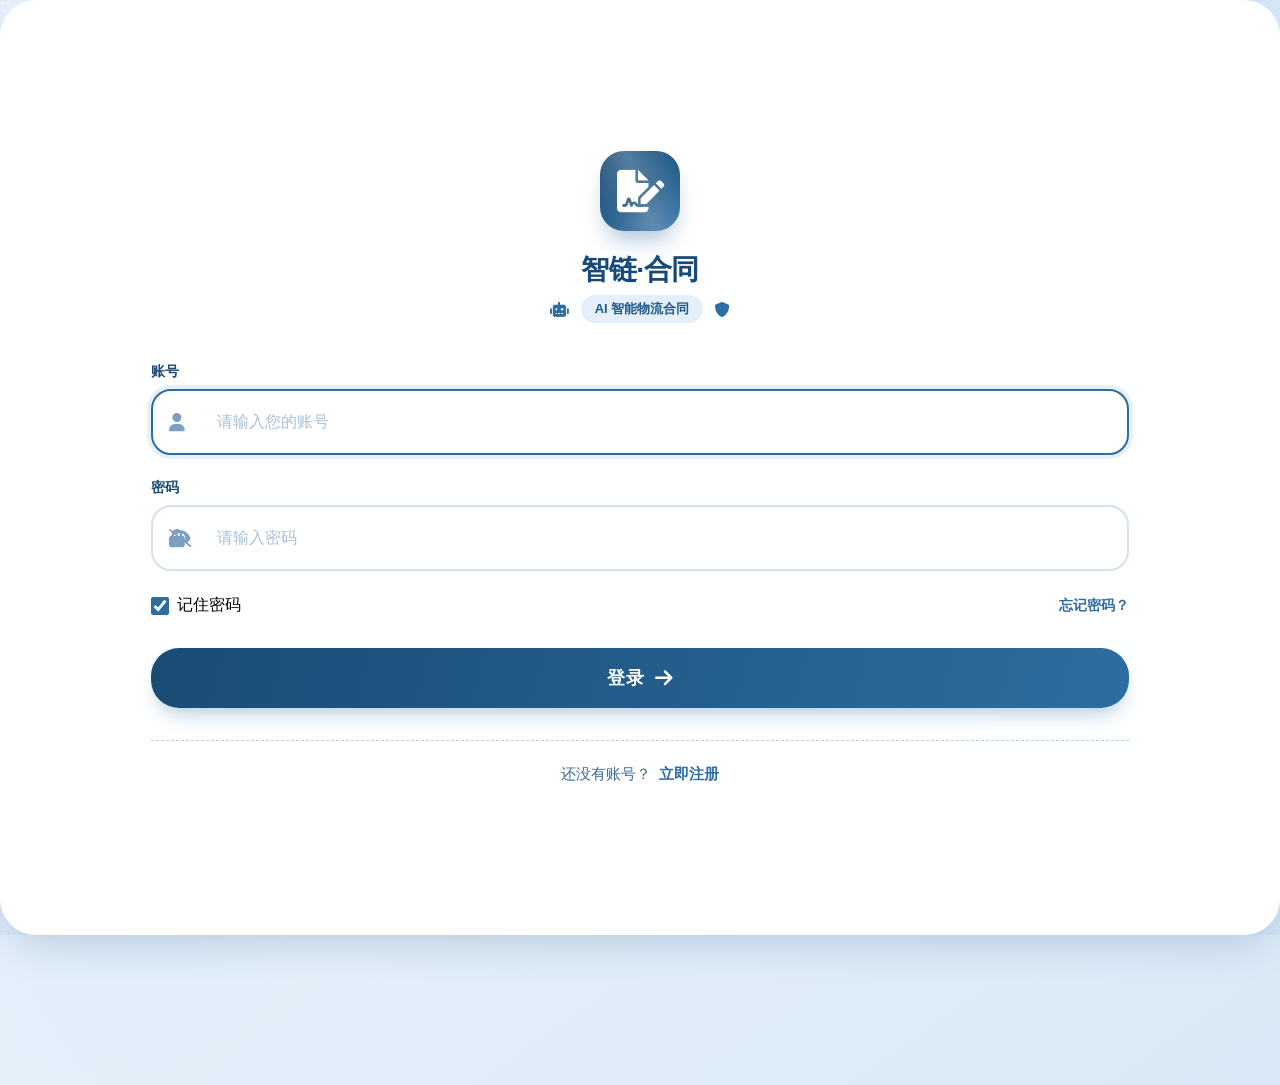
<file: backend/src/main/resources/static/auth/login.html>
<!DOCTYPE html>
<html lang="zh-CN">
<head>
    <meta charset="UTF-8">
    <meta name="viewport" content="width=device-width, initial-scale=1.0">
    <title>登录 · 智能物流合同管理系统</title>

    <!-- 引入字体图标 -->
    <link rel="stylesheet" href="https://cdnjs.cloudflare.com/ajax/libs/font-awesome/6.0.0-beta3/css/all.min.css">

    <style>
        /* ========== 全局重置 ========== */
        * {
            margin: 0;
            padding: 0;
            box-sizing: border-box;
        }

        body {
            font-family: 'Inter', -apple-system, BlinkMacSystemFont, 'Segoe UI', Roboto, sans-serif;
            min-height: 100vh;
            /* 浅蓝色渐变背景 - 符合要求 */
            background: linear-gradient(145deg, #e6f0fa 0%, #d1e3f5 100%);
            display: flex;
            align-items: center;
            justify-content: center;
            position: relative;
            overflow-x: hidden;
        }

        /* 极简背景装饰 - 更淡的网格 (可选，增加质感但不抢眼) */
        .grid-bg {
            position: absolute;
            width: 100%;
            height: 100%;
            background-image:
                linear-gradient(rgba(100, 150, 220, 0.03) 1px, transparent 1px),
                linear-gradient(90deg, rgba(100, 150, 220, 0.03) 1px, transparent 1px);
            background-size: 40px 40px;
            z-index: 1;
        }

        /* 轻微光晕 */
        .glow-orbit {
            position: absolute;
            width: 600px;
            height: 600px;
            background: radial-gradient(circle, rgba(120, 180, 255, 0.1) 0%, transparent 70%);
            top: -200px;
            right: -200px;
            border-radius: 50%;
            z-index: 0;
        }

        .glow-orbit-2 {
            position: absolute;
            width: 500px;
            height: 500px;
            background: radial-gradient(circle, rgba(150, 200, 255, 0.08) 0%, transparent 70%);
            bottom: -150px;
            left: -150px;
            border-radius: 50%;
            z-index: 0;
        }

        /* ========== 登录卡片 ========== */
        .login-card {
            width: 100%;
            max-width: 1500px;
            background: rgba(255, 255, 255, 0.98);
            backdrop-filter: blur(12px);
            -webkit-backdrop-filter: blur(12px);
            border-radius: 36px;
            box-shadow: 0 20px 40px -15px rgba(60, 110, 150, 0.3), 0 0 0 1px rgba(255, 255, 255, 0.8) inset;
            padding: 150px 150px;
            position: relative;
            z-index: 10;
            transition: transform 0.3s ease, box-shadow 0.3s ease;
            border: 1px solid rgba(255, 255, 255, 0.9);
        }

        .login-card:hover {
            transform: translateY(-4px);
            box-shadow: 0 30px 50px -15px rgba(50, 100, 150, 0.4);
        }

        /* ========== 品牌区域 ========== */
        .brand {
            text-align: center;
            margin-bottom: 40px;
        }

        .logo-box {
            display: flex;
            justify-content: center;
            margin-bottom: 20px;
        }

        .logo-circle {
            width: 80px;
            height: 80px;
            background: linear-gradient(145deg, #1a4b75, #2d6da0);
            border-radius: 24px;
            display: flex;
            align-items: center;
            justify-content: center;
            box-shadow: 0 15px 25px -8px rgba(30, 90, 140, 0.4);
            position: relative;
            overflow: hidden;
        }

        .logo-circle i {
            font-size: 42px;
            color: white;
            filter: drop-shadow(0 4px 6px rgba(0,0,0,0.1));
            z-index: 2;
        }

        .logo-circle::after {
            content: '';
            position: absolute;
            top: -50%;
            left: -50%;
            width: 200%;
            height: 200%;
            background: linear-gradient(45deg, transparent 30%, rgba(255,255,255,0.25) 50%, transparent 70%);
            transform: rotate(25deg);
            animation: shimmer 4s infinite;
        }

        @keyframes shimmer {
            0% { transform: translateX(-100%) rotate(25deg); }
            20% { transform: translateX(100%) rotate(25deg); }
            100% { transform: translateX(100%) rotate(25deg); }
        }

        .brand h1 {
            font-size: 28px;
            font-weight: 700;
            color: #154979;
            margin-bottom: 6px;
            letter-spacing: -0.5px;
        }

        .brand .sub {
            font-size: 15px;
            color: #4073a3;
            display: flex;
            align-items: center;
            justify-content: center;
            gap: 12px;
        }

        .brand .sub span {
            background: #e5eff9;
            padding: 5px 14px;
            border-radius: 40px;
            font-size: 13px;
            font-weight: 600;
            color: #1f5a87;
        }

        /* ========== 表单 ========== */
        .form-group {
            margin-bottom: 24px;
        }

        .form-group label {
            display: block;
            font-size: 14px;
            font-weight: 600;
            color: #1e4a72;
            margin-bottom: 8px;
            letter-spacing: 0.3px;
        }

        .input-field {
            position: relative;
            display: flex;
            align-items: center;
        }

        .input-field i {
            position: absolute;
            left: 18px;
            color: #7c9ec0;
            font-size: 18px;
            transition: color 0.2s;
        }

        .input-field input {
            width: 100%;
            padding: 22px 22px 22px 64px;
            border: 2px solid #d3e2f2;
            border-radius: 20px;
            font-size: 16px;
            background: white;
            transition: all 0.25s ease;
            color: #152b40;
            font-weight: 500;
        }

        .input-field input:focus {
            outline: none;
            border-color: #2d6da0;
            box-shadow: 0 0 0 4px rgba(45, 109, 160, 0.1);
        }

        .input-field input:focus + i {
            color: #2d6da0;
        }

        .input-field input::placeholder {
            color: #abc0d4;
            font-weight: 400;
        }

        /* 密码切换图标 */
        .toggle-pwd {
            position: absolute;
            right: 18px;
            color: #7c9ec0;
            cursor: pointer;
            font-size: 18px;
            transition: color 0.2s;
            z-index: 5;
        }

        .toggle-pwd:hover {
            color: #2d6da0;
        }

        /* ========== 辅助选项 ========== */
        .form-extra {
            display: flex;
            align-items: center;
            justify-content: space-between;
            margin: 20px 0 32px;
        }

        .remember {
            display: flex;
            align-items: center;
            gap: 8px;
        }

        .remember input[type="checkbox"] {
            width: 18px;
            height: 18px;
            accent-color: #2d6da0;
            border-radius: 4px;
            cursor: pointer;
        }

        .remember label {
            font-size: 14px;
            color: #2d5580;
            font-weight: 500;
            cursor: pointer;
        }

        .forgot-link {
            font-size: 14px;
            color: #2d6da0;
            text-decoration: none;
            font-weight: 600;
            transition: color 0.2s;
        }

        .forgot-link:hover {
            color: #154979;
            text-decoration: underline;
        }

        /* ========== 登录按钮 ========== */
        .login-btn {
            width: 100%;
            padding: 18px;
            background: linear-gradient(105deg, #1a4b75, #2d6da0);
            border: none;
            border-radius: 28px;
            color: white;
            font-size: 18px;
            font-weight: 700;
            letter-spacing: 1px;
            cursor: pointer;
            transition: all 0.3s ease;
            box-shadow: 0 12px 20px -8px rgba(45, 109, 160, 0.4);
            display: flex;
            align-items: center;
            justify-content: center;
            gap: 10px;
            position: relative;
            overflow: hidden;
        }

        .login-btn i {
            font-size: 20px;
            transition: transform 0.2s;
        }

        .login-btn:hover {
            background: linear-gradient(105deg, #1f5885, #347bb3);
            transform: scale(1.02);
            box-shadow: 0 16px 25px -8px #1f5885;
        }

        .login-btn:hover i {
            transform: translateX(5px);
        }

        .login-btn:active {
            transform: scale(0.98);
        }

        /* 按钮加载状态 */
        .login-btn.loading {
            pointer-events: none;
            opacity: 0.85;
        }

        .login-btn.loading i {
            animation: spin 1s linear infinite;
        }

        @keyframes spin {
            0% { transform: rotate(0deg); }
            100% { transform: rotate(360deg); }
        }

        /* ========== 注册入口 ========== */
        .register-section {
            text-align: center;
            margin-top: 32px;
            padding-top: 24px;
            border-top: 1px dashed #b8d0e8;
        }

        .register-section p {
            color: #3a6990;
            font-size: 15px;
        }

        .register-section a {
            color: #2d6da0;
            font-weight: 700;
            text-decoration: none;
            margin-left: 8px;
            border-bottom: 2px solid transparent;
            transition: border-color 0.2s;
        }

        .register-section a:hover {
            border-bottom-color: #2d6da0;
        }

        /* ========== 错误提示 ========== */
        .error-alert {
            background: #ffefef;
            border-left: 5px solid #d14545;
            border-radius: 16px;
            padding: 16px 18px;
            margin-bottom: 28px;
            display: flex;
            align-items: center;
            gap: 12px;
            color: #a82b2b;
            font-weight: 500;
            animation: shake 0.4s ease;
            box-shadow: 0 6px 12px rgba(209, 69, 69, 0.1);
        }

        .error-alert i {
            font-size: 22px;
            color: #d14545;
        }

        @keyframes shake {
            0%, 100% { transform: translateX(0); }
            20% { transform: translateX(-6px); }
            40% { transform: translateX(6px); }
            60% { transform: translateX(-3px); }
            80% { transform: translateX(3px); }
        }

        /* ========== 响应式 ========== */
        @media (max-width: 520px) {
            .login-card {
                margin: 20px;
                padding: 32px 24px;
            }

            .brand h1 {
                font-size: 24px;
            }
        }
    </style>
</head>
<body>
<!-- 背景装饰（浅蓝色调） -->
<div class="grid-bg"></div>
<div class="glow-orbit"></div>
<div class="glow-orbit-2"></div>

<!-- 登录卡片 -->
<div class="login-card">
    <!-- 品牌标识 -->
    <div class="brand">
        <div class="logo-box">
            <div class="logo-circle">
                <i class="fas fa-file-signature"></i>
            </div>
        </div>
        <h1>智链·合同</h1>
        <div class="sub">
            <i class="fas fa-robot" style="color: #2d6da0;"></i>
            <span>AI 智能物流合同</span>
            <i class="fas fa-shield-alt" style="color: #2d6da0;"></i>
        </div>
    </div>

    <!-- 错误提示容器 (默认隐藏) -->
    <div id="errorContainer" style="display: none;">
        <div class="error-alert">
            <i class="fas fa-exclamation-circle"></i>
            <span id="errorMessage">账号或密码错误</span>
        </div>
    </div>

    <!-- 登录表单 -->
    <form id="loginForm" onsubmit="handleLogin(event)">
        <!-- 账号 -->
        <div class="form-group">
            <label for="username">账号</label>
            <div class="input-field">
                <i class="fas fa-user"></i>
                <input type="text" id="username" name="username" placeholder="请输入您的账号" autocomplete="off">
            </div>
        </div>

        <!-- 密码 -->
        <div class="form-group">
            <label for="password">密码</label>
            <div class="input-field">
                <i class="fas fa-lock"></i>
                <input type="password" id="password" name="password" placeholder="请输入密码" >
                <i class="fas fa-eye-slash toggle-pwd" id="togglePassword" onclick="togglePasswordVisibility()"></i>
            </div>
        </div>

        <!-- 记住密码 & 忘记密码 -->
        <div class="form-extra">
            <label class="remember">
                <input type="checkbox" id="rememberMe" checked>
                <span>记住密码</span>
            </label>
            <a href="#" class="forgot-link">忘记密码？</a>
        </div>

        <!-- 登录按钮 -->
        <button type="submit" class="login-btn" id="loginBtn">
            <span>登录</span>
            <i class="fas fa-arrow-right"></i>
        </button>

        <!-- 注册引导 (符合 UC-001) -->
        <div class="register-section">
            <p>还没有账号？<a href="/auth/register.html">立即注册</a></p>
        </div>

        <!-- 底部四个小框框已完全移除 ✅ -->
    </form>
</div>

<!-- JavaScript - 修复重复定义的问题 -->
<script>
    // ========== 工具函数 ==========

    // 切换密码可见性
    function togglePasswordVisibility() {
        const passwordInput = document.getElementById('password');
        const toggleIcon = document.getElementById('togglePassword');

        if (passwordInput.type === 'password') {
            passwordInput.type = 'text';
            toggleIcon.classList.remove('fa-eye-slash');
            toggleIcon.classList.add('fa-eye');
        } else {
            passwordInput.type = 'password';
            toggleIcon.classList.remove('fa-eye');
            toggleIcon.classList.add('fa-eye-slash');
        }
    }

    // 显示错误信息
    function showError(message) {
        const errorContainer = document.getElementById('errorContainer');
        const errorSpan = document.getElementById('errorMessage');
        errorSpan.innerText = message;
        errorContainer.style.display = 'block';

        // 5秒后自动隐藏
        setTimeout(() => {
            errorContainer.style.display = 'none';
        }, 5000);
    }

    // 统一安全读取 response body（只读一次）
    async function readBodyOnce(resp) {
        const ct = resp.headers.get('content-type') || '';
        if (ct.includes('application/json')) {
            return await resp.json();
        }
        return await resp.text();
    }

    // ========== 核心登录逻辑 ==========

    // 处理登录
    async function handleLogin(event) {
        event.preventDefault();

        const username = document.getElementById('username').value.trim();
        const password = document.getElementById('password').value.trim();
        const loginBtn = document.getElementById('loginBtn');

        // 基础校验
        if (!username) {
            showError('请输入账号');
            return;
        }
        if (!password) {
            showError('请输入密码');
            return;
        }
        if (password.length < 6) {
            showError('密码长度不能小于6位');
            return;
        }

        // 加载状态
        loginBtn.classList.add('loading');
        loginBtn.innerHTML = '<i class="fas fa-spinner"></i> 登录中...';

        try {
            const resp = await fetch('/api/auth/login', {
                method: 'POST',
                headers: { 'Content-Type': 'application/json' },
                body: JSON.stringify({ username, password })
            });

            const body = await readBodyOnce(resp);

            if (!resp.ok) {
                // body 可能是 string，也可能是 {message:...}
                const msg = typeof body === 'string'
                    ? (body || '登录失败')
                    : (body.message || body.error || '账号或密码错误，请重新输入');
                throw new Error(msg);
            }

            // 期望 LoginResponse: { token, username, role }
            const data = typeof body === 'string' ? JSON.parse(body) : body;

            const roleCode = (data.roleCode || data.role || 'USER').toUpperCase();
const token = data.token || '';

const userInfo = {
    userId: data.userId || null,
    username: data.username || username,
    fullName: data.fullName || '',
    roleCode: roleCode,              // 关键：统一存 roleCode
    status: data.status || 'ENABLED',
    loginTime: new Date().toISOString()
};

// 先清掉旧登录态，避免管理员/普通用户互相覆盖
localStorage.removeItem('token');
localStorage.removeItem('userInfo');
localStorage.removeItem('isAdmin');

sessionStorage.removeItem('token');
sessionStorage.removeItem('userInfo');
sessionStorage.removeItem('isAdmin');

// 统一只用 sessionStorage
sessionStorage.setItem('token', token);
sessionStorage.setItem('userInfo', JSON.stringify(userInfo));
sessionStorage.setItem('isAdmin', String(roleCode === 'ADMIN'));

// 页面跳转
if (roleCode === 'ADMIN') {
    window.location.href = '/admin/index.html';
} else {
    window.location.href = '/dashboard/index.html';
}
        } catch (err) {
            showError(err.message || '登录失败，请稍后重试');
        } finally {
            // 恢复按钮状态
            loginBtn.classList.remove('loading');
            loginBtn.innerHTML = '<span>登录</span><i class="fas fa-arrow-right"></i>';
        }
    }

    // ========== 事件监听 ==========

    // 回车监听 - 放在函数外，只注册一次
    document.addEventListener('keydown', function(e) {
        if (e.key === 'Enter') {
            const loginBtn = document.getElementById('loginBtn');
            if (loginBtn && !loginBtn.classList.contains('loading')) {
                const form = document.getElementById('loginForm');
                if (form) {
                    form.requestSubmit();
                }
            }
        }
    });

    // 可选：页面加载完成后聚焦用户名输入框
    document.addEventListener('DOMContentLoaded', function() {
        document.getElementById('username').focus();
    });
</script>
</body>
</html>
</file>
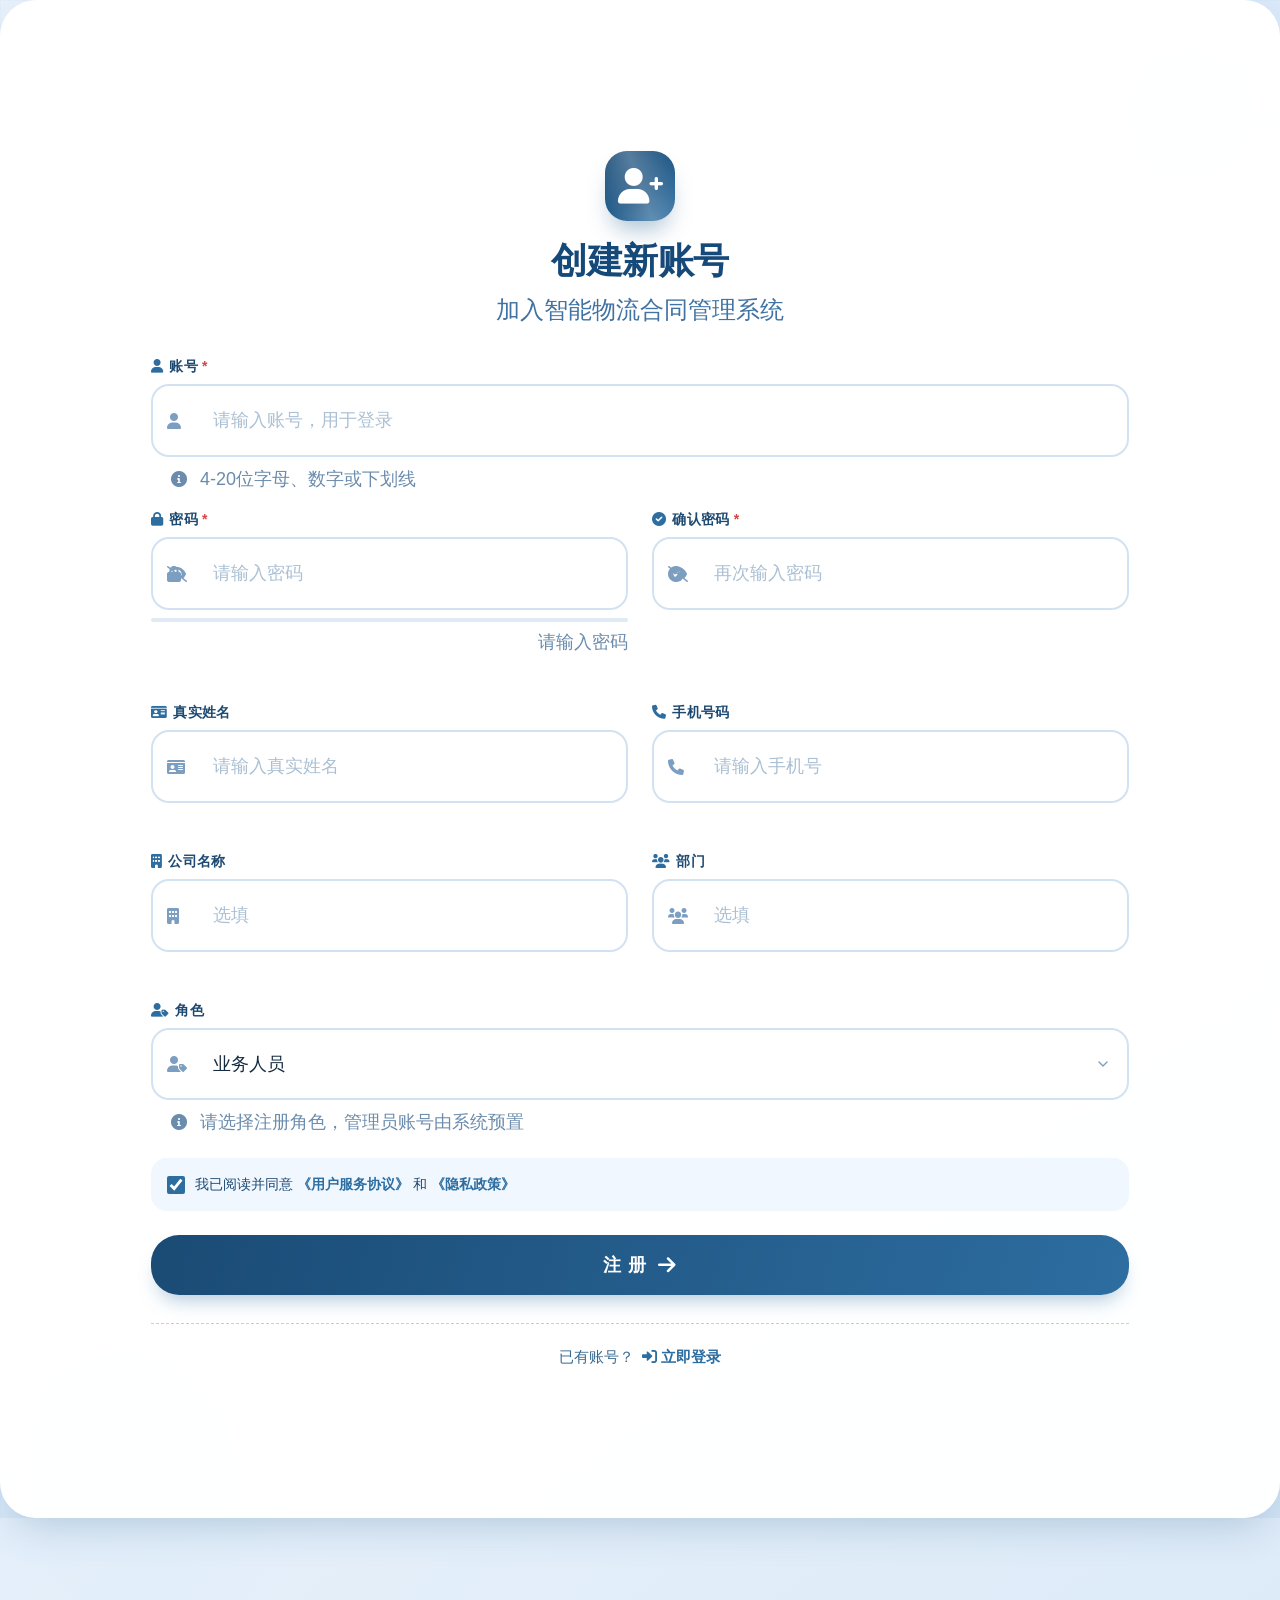
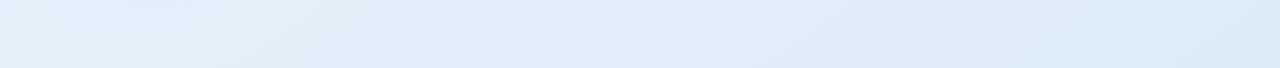
<file: backend/src/main/resources/static/auth/register.html>
<!DOCTYPE html>
<html lang="zh-CN">
<head>
    <meta charset="UTF-8">
    <meta name="viewport" content="width=device-width, initial-scale=1.0">
    <title>注册 · 智能物流合同管理系统</title>

    <!-- 引入字体图标 -->
    <link rel="stylesheet" href="https://cdnjs.cloudflare.com/ajax/libs/font-awesome/6.0.0-beta3/css/all.min.css">

    <style>
        /* ========== 全局重置 ========== */
        * {
            margin: 0;
            padding: 0;
            box-sizing: border-box;
        }

        body {
            font-family: 'Inter', -apple-system, BlinkMacSystemFont, 'Segoe UI', Roboto, sans-serif;
            min-height: 100vh;
            /* 浅蓝色渐变背景 - 与登录页保持一致 */
            background: linear-gradient(145deg, #e6f0fa 0%, #d1e3f5 100%);
            display: flex;
            align-items: center;
            justify-content: center;
            position: relative;
            overflow-x: hidden;
        }

        /* 极简背景装饰 */
        .grid-bg {
            position: absolute;
            width: 100%;
            height: 100%;
            background-image:
                linear-gradient(rgba(100, 150, 220, 0.03) 1px, transparent 1px),
                linear-gradient(90deg, rgba(100, 150, 220, 0.03) 1px, transparent 1px);
            background-size: 40px 40px;
            z-index: 1;
        }

        /* 轻微光晕 */
        .glow-orbit {
            position: absolute;
            width: 600px;
            height: 600px;
            background: radial-gradient(circle, rgba(120, 180, 255, 0.1) 0%, transparent 70%);
            top: -200px;
            right: -200px;
            border-radius: 50%;
            z-index: 0;
        }

        .glow-orbit-2 {
            position: absolute;
            width: 500px;
            height: 500px;
            background: radial-gradient(circle, rgba(150, 200, 255, 0.08) 0%, transparent 70%);
            bottom: -150px;
            left: -150px;
            border-radius: 50%;
            z-index: 0;
        }

        /* ========== 注册卡片 ========== */
        .register-card {
            width: 100%;
            max-width: 1500px;
            background: rgba(255, 255, 255, 0.98);
            backdrop-filter: blur(12px);
            -webkit-backdrop-filter: blur(12px);
            border-radius: 36px;
            box-shadow: 0 20px 40px -15px rgba(60, 110, 150, 0.3), 0 0 0 1px rgba(255, 255, 255, 0.8) inset;
            padding: 150px 150px;
            position: relative;
            z-index: 10;
            transition: transform 0.3s ease, box-shadow 0.3s ease;
            border: 1px solid rgba(255, 255, 255, 0.9);
        }

        .register-card:hover {
            transform: translateY(-4px);
            box-shadow: 0 30px 50px -15px rgba(50, 100, 150, 0.4);
        }

        /* ========== 品牌区域 ========== */
        .brand {
            text-align: center;
            margin-bottom: 32px;
        }

        .logo-box {
            display: flex;
            justify-content: center;
            margin-bottom: 16px;
        }

        .logo-circle {
            width: 70px;
            height: 70px;
            background: linear-gradient(145deg, #1a4b75, #2d6da0);
            border-radius: 22px;
            display: flex;
            align-items: center;
            justify-content: center;
            box-shadow: 0 15px 25px -8px rgba(30, 90, 140, 0.4);
            position: relative;
            overflow: hidden;
        }

        .logo-circle i {
            font-size: 36px;
            color: white;
            filter: drop-shadow(0 4px 6px rgba(0,0,0,0.1));
            z-index: 2;
        }

        .logo-circle::after {
            content: '';
            position: absolute;
            top: -50%;
            left: -50%;
            width: 200%;
            height: 200%;
            background: linear-gradient(45deg, transparent 30%, rgba(255,255,255,0.25) 50%, transparent 70%);
            transform: rotate(25deg);
            animation: shimmer 4s infinite;
        }

        @keyframes shimmer {
            0% { transform: translateX(-100%) rotate(25deg); }
            20% { transform: translateX(100%) rotate(25deg); }
            100% { transform: translateX(100%) rotate(25deg); }
        }

        .brand h1 {
            font-size: 36px;
            font-weight: 700;
            color: #154979;
            margin-bottom: 8px;
            letter-spacing: -0.5px;
        }

        .brand .sub {
            font-size: 24px;
            color: #4073a3;
        }

        /* ========== 表单 ========== */
        .form-row {
            display: flex;
            gap: 24px;
            margin-bottom: 30px;
        }

        .form-group {
            flex: 1;
            margin-bottom: 20px;
        }

        .form-group.full-width {
            width: 100%;
        }

        .form-group label {
            display: block;
            font-size: 14px;
            font-weight: 600;
            color: #1e4a72;
            margin-bottom: 8px;
            letter-spacing: 0.3px;
        }

        .form-group label i {
            margin-right: 6px;
            color: #2d6da0;
        }

        .input-field {
            position: relative;
            display: flex;
            align-items: center;
        }

        .input-field i {
            position: absolute;
            left: 16px;
            color: #7c9ec0;
            font-size: 16px;
            transition: color 0.2s;
        }

        .input-field input,
        .input-field select {
            width: 100%;
            padding: 24px 24px 24px 60px;
            border: 2px solid #d3e2f2;
            border-radius: 18px;
            font-size: 18px;
            background: white;
            transition: all 0.25s ease;
            color: #152b40;
            font-weight: 500;
        }

        .input-field select {
            appearance: none;
            background-image: url("data:image/svg+xml;charset=UTF-8,%3csvg xmlns='http://www.w3.org/2000/svg' viewBox='0 0 24 24' fill='none' stroke='%237c9ec0' stroke-width='2' stroke-linecap='round' stroke-linejoin='round'%3e%3cpolyline points='6 9 12 15 18 9'%3e%3c/polyline%3e%3c/svg%3e");
            background-repeat: no-repeat;
            background-position: right 16px center;
            background-size: 16px;
        }

        .input-field input:focus,
        .input-field select:focus {
            outline: none;
            border-color: #2d6da0;
            box-shadow: 0 0 0 4px rgba(45, 109, 160, 0.1);
        }

        .input-field input:focus + i,
        .input-field select:focus + i {
            color: #2d6da0;
        }

        .input-field input::placeholder {
            color: #abc0d4;
            font-weight: 400;
        }

        /* 密码强度指示器 */
        .password-strength {
            margin-top: 8px;
            height: 4px;
            background: #e0eaf5;
            border-radius: 4px;
            overflow: hidden;
        }

        .strength-bar {
            height: 100%;
            width: 0;
            transition: width 0.3s ease, background-color 0.3s ease;
        }

        .strength-text {
            font-size: 18px;
            margin-top: 8px;
            text-align: right;
            color: #6b8cac;
        }

        /* 协议勾选 */
        .agreement {
            display: flex;
            align-items: flex-start;
            gap: 10px;
            margin: 24px 0;
            background: #f0f7ff;
            padding: 16px;
            border-radius: 16px;
        }

        .agreement input[type="checkbox"] {
            width: 18px;
            height: 18px;
            accent-color: #2d6da0;
            margin-top: 2px;
            cursor: pointer;
        }

        .agreement label {
            font-size: 14px;
            color: #1e4a72;
            line-height: 1.5;
            cursor: pointer;
        }

        .agreement a {
            color: #2d6da0;
            font-weight: 600;
            text-decoration: none;
        }

        .agreement a:hover {
            text-decoration: underline;
        }

        /* ========== 注册按钮 ========== */
        .register-btn {
            width: 100%;
            padding: 18px;
            background: linear-gradient(105deg, #1a4b75, #2d6da0);
            border: none;
            border-radius: 28px;
            color: white;
            font-size: 18px;
            font-weight: 700;
            letter-spacing: 1px;
            cursor: pointer;
            transition: all 0.3s ease;
            box-shadow: 0 12px 20px -8px rgba(45, 109, 160, 0.4);
            display: flex;
            align-items: center;
            justify-content: center;
            gap: 10px;
            position: relative;
            overflow: hidden;
        }

        .register-btn i {
            font-size: 20px;
            transition: transform 0.2s;
        }

        .register-btn:hover {
            background: linear-gradient(105deg, #1f5885, #347bb3);
            transform: scale(1.02);
            box-shadow: 0 16px 25px -8px #1f5885;
        }

        .register-btn:hover i {
            transform: translateX(5px);
        }

        .register-btn:active {
            transform: scale(0.98);
        }

        .register-btn:disabled {
            opacity: 0.6;
            cursor: not-allowed;
            pointer-events: none;
        }

        /* 按钮加载状态 */
        .register-btn.loading {
            pointer-events: none;
            opacity: 0.85;
        }

        .register-btn.loading i {
            animation: spin 1s linear infinite;
        }

        @keyframes spin {
            0% { transform: rotate(0deg); }
            100% { transform: rotate(360deg); }
        }

        /* ========== 登录入口 ========== */
        .login-section {
            text-align: center;
            margin-top: 28px;
            padding-top: 24px;
            border-top: 1px dashed #b8d0e8;
        }

        .login-section p {
            color: #3a6990;
            font-size: 15px;
        }

        .login-section a {
            color: #2d6da0;
            font-weight: 700;
            text-decoration: none;
            margin-left: 8px;
            border-bottom: 2px solid transparent;
            transition: border-color 0.2s;
        }

        .login-section a:hover {
            border-bottom-color: #2d6da0;
        }

        /* ========== 错误/成功提示 ========== */
        .alert {
            border-radius: 16px;
            padding: 16px 18px;
            margin-bottom: 24px;
            display: flex;
            align-items: center;
            gap: 12px;
            font-weight: 500;
            animation: slideIn 0.3s ease;
        }

        .alert.error {
            background: #ffefef;
            border-left: 5px solid #d14545;
            color: #a82b2b;
        }

        .alert.success {
            background: #e6f7e6;
            border-left: 5px solid #2e7d32;
            color: #1e5a22;
        }

        .alert i {
            font-size: 22px;
        }

        .alert.error i {
            color: #d14545;
        }

        .alert.success i {
            color: #2e7d32;
        }

        @keyframes slideIn {
            from {
                opacity: 0;
                transform: translateY(-10px);
            }
            to {
                opacity: 1;
                transform: translateY(0);
            }
        }

        /* 字段验证提示 */
        .field-hint {
            font-size: 18px;
            color: #6b8cac;
            margin-top: 10px;
            padding-left: 20px;
        }

        .field-hint i {
            margin-right: 8px;
            font-size: 16px;
        }

        .field-hint.valid {
            color: #2e7d32;
        }

        .field-hint.invalid {
            color: #d14545;
        }

        /* ========== 响应式 ========== */
        @media (max-width: 600px) {
            .register-card {
                margin: 20px;
                padding: 32px 24px;
            }

            .form-row {
                flex-direction: column;
                gap: 0;
            }

            .brand h1 {
                font-size: 24px;
            }
        }
    </style>
</head>
<body>
<!-- 背景装饰 -->
<div class="grid-bg"></div>
<div class="glow-orbit"></div>
<div class="glow-orbit-2"></div>

<!-- 注册卡片 -->
<div class="register-card">
    <!-- 品牌标识 -->
    <div class="brand">
        <div class="logo-box">
            <div class="logo-circle">
                <i class="fas fa-user-plus"></i>
            </div>
        </div>
        <h1>创建新账号</h1>
        <div class="sub">加入智能物流合同管理系统</div>
    </div>

    <!-- 提示容器 (默认隐藏) -->
    <div id="alertContainer" style="display: none;"></div>

    <!-- 注册表单 -->
    <form id="registerForm" onsubmit="handleRegister(event)">
        <!-- 用户名/账号 (必填) -->
        <div class="form-group full-width">
            <label for="username"><i class="fas fa-user"></i>账号 <span style="color: #d14545;">*</span></label>
            <div class="input-field">
                <i class="fas fa-user"></i>
                <input type="text" id="username" name="username" placeholder="请输入账号，用于登录" value="" autocomplete="off">
            </div>
            <div class="field-hint" id="usernameHint">
                <i class="fas fa-info-circle"></i> 4-20位字母、数字或下划线
            </div>
        </div>

        <!-- 密码和确认密码 -->
        <div class="form-row">
            <div class="form-group">
                <label for="password"><i class="fas fa-lock"></i>密码 <span style="color: #d14545;">*</span></label>
                <div class="input-field">
                    <i class="fas fa-lock"></i>
                    <input type="password" id="password" name="password" placeholder="请输入密码">
                    <i class="fas fa-eye-slash toggle-pwd" id="togglePassword" onclick="togglePasswordVisibility('password', this)"></i>
                </div>
                <!-- 密码强度条 -->
                <div class="password-strength">
                    <div class="strength-bar" id="strengthBar"></div>
                </div>
                <div class="strength-text" id="strengthText">请输入密码</div>
            </div>

            <div class="form-group">
                <label for="confirmPassword"><i class="fas fa-check-circle"></i>确认密码 <span style="color: #d14545;">*</span></label>
                <div class="input-field">
                    <i class="fas fa-check-circle"></i>
                    <input type="password" id="confirmPassword" name="confirmPassword" placeholder="再次输入密码">
                    <i class="fas fa-eye-slash toggle-pwd" id="toggleConfirmPassword" onclick="togglePasswordVisibility('confirmPassword', this)"></i>
                </div>
                <div class="field-hint" id="confirmHint"></div>
            </div>
        </div>

        <!-- 个人信息 -->
        <div class="form-row">
            <div class="form-group">
                <label for="realName"><i class="fas fa-id-card"></i>真实姓名</label>
                <div class="input-field">
                    <i class="fas fa-id-card"></i>
                    <input type="text" id="realName" name="realName" placeholder="请输入真实姓名">
                </div>
            </div>

            <div class="form-group">
                <label for="phone"><i class="fas fa-phone"></i>手机号码</label>
                <div class="input-field">
                    <i class="fas fa-phone"></i>
                    <input type="tel" id="phone" name="phone" placeholder="请输入手机号">
                </div>
            </div>
        </div>

        <!-- 公司信息 (可选) -->
        <div class="form-row">
            <div class="form-group">
                <label for="company"><i class="fas fa-building"></i>公司名称</label>
                <div class="input-field">
                    <i class="fas fa-building"></i>
                    <input type="text" id="company" name="company" placeholder="选填">
                </div>
            </div>

            <div class="form-group">
                <label for="department"><i class="fas fa-users"></i>部门</label>
                <div class="input-field">
                    <i class="fas fa-users"></i>
                    <input type="text" id="department" name="department" placeholder="选填">
                </div>
            </div>
        </div>

        <!-- 角色分配 (符合 F-004 默认角色分配) -->
        <div class="form-group full-width">
            <label><i class="fas fa-user-tag"></i>角色</label>
            <div class="input-field">
                <i class="fas fa-user-tag"></i>
                <select id="role">
                    <option value="BUSINESS">业务人员</option>
                    <option value="LEGAL">法务人员</option>
                    <option value="FINANCE">财务人员</option>
                    <option value="APPROVER">审批人员</option>
                </select>
            </div>
            <div class="field-hint">
                <i class="fas fa-info-circle"></i> 请选择注册角色，管理员账号由系统预置
            </div>
        </div>

        <!-- 用户协议 -->
        <div class="agreement">
            <input type="checkbox" id="agreeTerms" checked>
            <label for="agreeTerms">
                我已阅读并同意 <a href="/terms.html" target="_blank">《用户服务协议》</a> 和
                <a href="/privacy.html" target="_blank">《隐私政策》</a>
            </label>
        </div>

        <!-- 注册按钮 -->
        <button type="submit" class="register-btn" id="registerBtn">
            <span>注 册</span>
            <i class="fas fa-arrow-right"></i>
        </button>

        <!-- 登录入口 -->
        <div class="login-section">
            <p>已有账号？<a href="/auth/login.html"><i class="fas fa-sign-in-alt" style="margin-right: 4px;"></i>立即登录</a></p>
        </div>
    </form>
</div>

<!-- JavaScript -->
<script>
    // ========== 工具函数 ==========

    // 切换密码可见性
    function togglePasswordVisibility(inputId, iconElement) {
        const input = document.getElementById(inputId);

        if (input.type === 'password') {
            input.type = 'text';
            iconElement.classList.remove('fa-eye-slash');
            iconElement.classList.add('fa-eye');
        } else {
            input.type = 'password';
            iconElement.classList.remove('fa-eye');
            iconElement.classList.add('fa-eye-slash');
        }
    }

    // 显示提示信息
    function showAlert(type, message) {
        const container = document.getElementById('alertContainer');
        const icon = type === 'success' ? 'fa-check-circle' : 'fa-exclamation-circle';

        container.innerHTML = `
            <div class="alert ${type}">
                <i class="fas ${icon}"></i>
                <span>${message}</span>
            </div>
        `;
        container.style.display = 'block';

        // 自动滚动到顶部
        window.scrollTo({ top: 0, behavior: 'smooth' });
    }

    // 隐藏提示
    function hideAlert() {
        document.getElementById('alertContainer').style.display = 'none';
    }

    // 设置加载状态
    function setLoading(isLoading) {
        const registerBtn = document.getElementById('registerBtn');
        if (isLoading) {
            registerBtn.classList.add('loading');
            registerBtn.disabled = true;
            registerBtn.innerHTML = '<i class="fas fa-spinner"></i> 注册中...';
        } else {
            registerBtn.classList.remove('loading');
            registerBtn.disabled = false;
            registerBtn.innerHTML = '<span>注 册</span><i class="fas fa-arrow-right"></i>';
        }
    }

    // ========== 实时验证函数 ==========

    // 验证用户名
    function validateUsername(username) {
        const hint = document.getElementById('usernameHint');
        const regex = /^[a-zA-Z0-9_]{4,20}$/;

        if (!username) {
            hint.innerHTML = '<i class="fas fa-info-circle"></i> 请输入账号';
            hint.className = 'field-hint';
            return false;
        }

        if (regex.test(username)) {
            hint.innerHTML = '<i class="fas fa-check-circle"></i> 账号可用';
            hint.className = 'field-hint valid';
            return true;
        } else {
            hint.innerHTML = '<i class="fas fa-exclamation-circle"></i> 4-20位字母、数字或下划线';
            hint.className = 'field-hint invalid';
            return false;
        }
    }

    // 计算密码强度
    function checkPasswordStrength(password) {
        const bar = document.getElementById('strengthBar');
        const text = document.getElementById('strengthText');

        if (!password) {
            bar.style.width = '0';
            bar.style.backgroundColor = '#e0eaf5';
            text.innerHTML = '请输入密码';
            return 0;
        }

        let strength = 0;

        // 长度检查
        if (password.length >= 8) strength += 1;
        if (password.length >= 12) strength += 1;

        // 包含数字
        if (/\d/.test(password)) strength += 1;

        // 包含小写字母
        if (/[a-z]/.test(password)) strength += 1;

        // 包含大写字母
        if (/[A-Z]/.test(password)) strength += 1;

        // 包含特殊字符
        if (/[^a-zA-Z0-9]/.test(password)) strength += 1;

        // 设置颜色和文字
        if (strength <= 2) {
            bar.style.width = '25%';
            bar.style.backgroundColor = '#d14545';
            text.innerHTML = '弱';
        } else if (strength <= 4) {
            bar.style.width = '60%';
            bar.style.backgroundColor = '#f9a825';
            text.innerHTML = '中';
        } else {
            bar.style.width = '100%';
            bar.style.backgroundColor = '#2e7d32';
            text.innerHTML = '强';
        }

        return strength;
    }

    // 验证密码
    function validatePassword(password) {
        return password && password.length >= 6;
    }

    // 验证确认密码
    function validateConfirm(password, confirm) {
        const hint = document.getElementById('confirmHint');

        if (!confirm) {
            hint.innerHTML = '<i class="fas fa-info-circle"></i> 请再次输入密码';
            hint.className = 'field-hint';
            return false;
        }

        if (password === confirm) {
            hint.innerHTML = '<i class="fas fa-check-circle"></i> 密码一致';
            hint.className = 'field-hint valid';
            return true;
        } else {
            hint.innerHTML = '<i class="fas fa-exclamation-circle"></i> 两次密码不一致';
            hint.className = 'field-hint invalid';
            return false;
        }
    }

    // 验证手机号
    function validatePhone(phone) {
        if (!phone) return true; // 可选字段
        const regex = /^1[3-9]\d{9}$/;
        return regex.test(phone);
    }

    // ========== 事件监听 ==========

    // 用户名实时验证
    document.getElementById('username').addEventListener('input', function(e) {
        validateUsername(e.target.value);
    });

    // 密码实时验证和强度计算
    document.getElementById('password').addEventListener('input', function(e) {
        const password = e.target.value;
        checkPasswordStrength(password);

        // 同时验证确认密码
        const confirm = document.getElementById('confirmPassword').value;
        validateConfirm(password, confirm);
    });

    // 确认密码实时验证
    document.getElementById('confirmPassword').addEventListener('input', function(e) {
        const password = document.getElementById('password').value;
        validateConfirm(password, e.target.value);
    });

    // 手机号验证
    document.getElementById('phone').addEventListener('input', function(e) {
        // 实时验证可以不做严格提示，只在提交时检查
    });

    // ========== 注册处理 ==========
    async function handleRegister(event) {
  event.preventDefault();
  hideAlert();

  const username = document.getElementById('username').value.trim();
  const password = document.getElementById('password').value;
  const confirmPassword = document.getElementById('confirmPassword').value;
  const phone = document.getElementById('phone').value.trim();
  const roleCode = document.getElementById('role').value; // ⭐ 新增
  const agreeTerms = document.getElementById('agreeTerms').checked;

  // 账号校验
  if (!validateUsername(username)) {
    showAlert('error', '请输入有效的账号（4-20位字母、数字或下划线）');
    document.getElementById('username').focus();
    return;
  }

  // 密码校验
  if (!password) {
    showAlert('error', '请输入密码');
    document.getElementById('password').focus();
    return;
  }
  if (password.length < 6) {
    showAlert('error', '密码长度不能少于6位');
    document.getElementById('password').focus();
    return;
  }

  // 确认密码校验
  if (!validateConfirm(password, confirmPassword)) {
    showAlert('error', '两次输入的密码不一致');
    document.getElementById('confirmPassword').focus();
    return;
  }

  // 手机号校验（可选）
  if (phone && !validatePhone(phone)) {
    showAlert('error', '请输入有效的手机号码');
    document.getElementById('phone').focus();
    return;
  }

  // 协议校验
  if (!agreeTerms) {
    showAlert('error', '请阅读并同意用户协议');
    return;
  }

  setLoading(true);

  try {
    const response = await fetch('/api/auth/register', {
      method: 'POST',
      headers: { 'Content-Type': 'application/json' },
      body: JSON.stringify({
        username,
        password,
        roleCode  // ⭐ 关键：传给后端
      })
    });

    const text = await response.text();

    if (response.ok) {
      showAlert('success', '注册成功！3秒后跳转到登录页...');
      document.getElementById('registerForm').reset();

      setTimeout(() => {
        window.location.href = '/auth/login.html';
      }, 3000);
    } else {
      showAlert('error', text || '注册失败，请稍后重试');
      setLoading(false);
    }
  } catch (error) {
    console.error('注册错误:', error);
    showAlert('error', '网络错误，请检查网络连接后重试');
    setLoading(false);
  }
}
</script>
</body>
</html>
</file>
